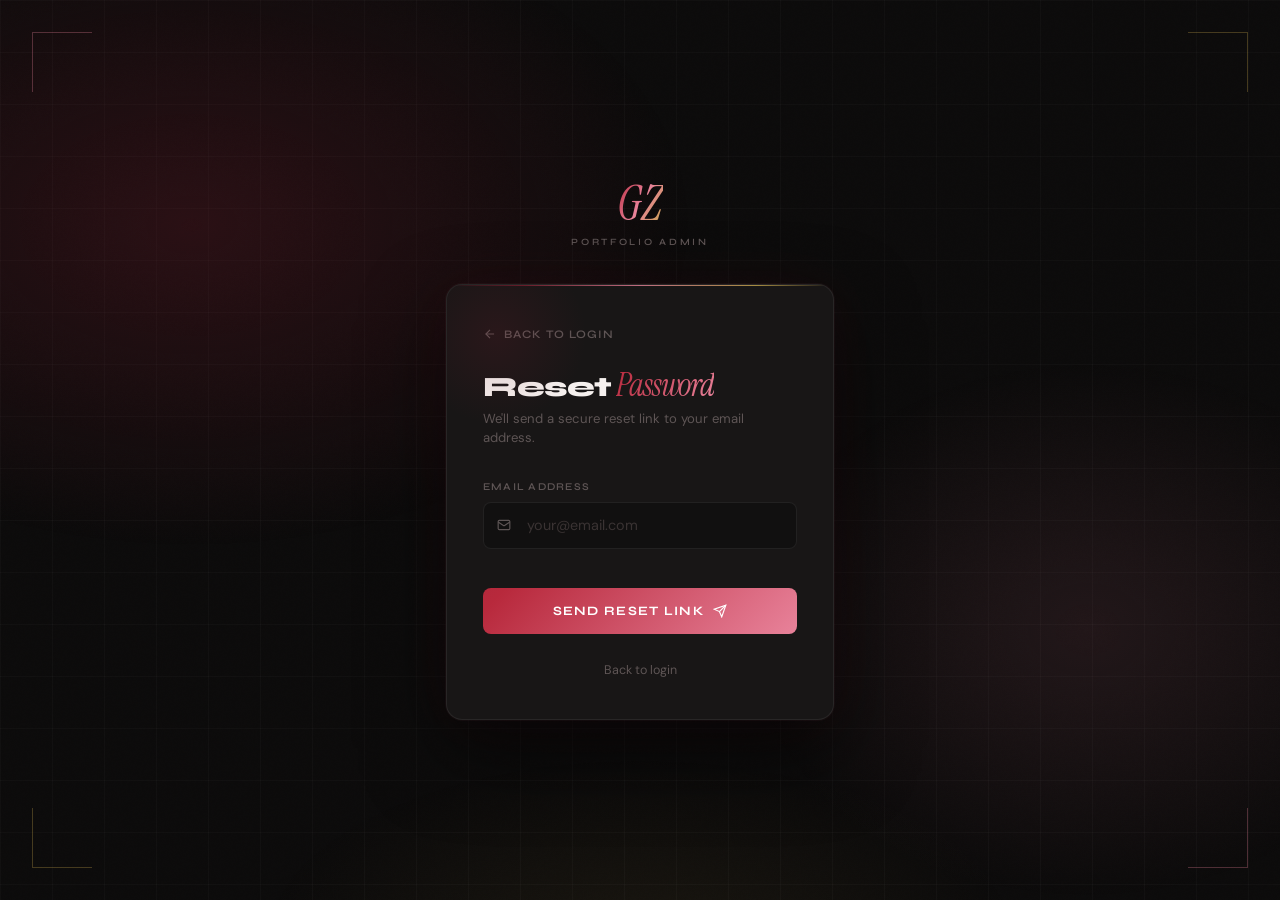
<file: admin-portfolio/forgot-password.html>
<!DOCTYPE html>
<html lang="en">

<head>
  <meta charset="UTF-8" />
  <meta name="viewport" content="width=device-width, initial-scale=1.0" />
  <title>Reset Password — Guen Zandra</title>
  <link rel="stylesheet" href="css/login.css" />
</head>

<body>

  <div class="login-container">
    <h2>Forgot Password</h2>
    <form id="forgotPasswordForm" novalidate>
      <div class="form-group">
        <label for="email">Email Address</label>
        <input type="email" id="email" name="email" required />
      </div>
      <button type="submit">Send Reset Link</button>
    </form>
  </div>

  <script src="js/login.js"></script>
</body>

</html>
</file>
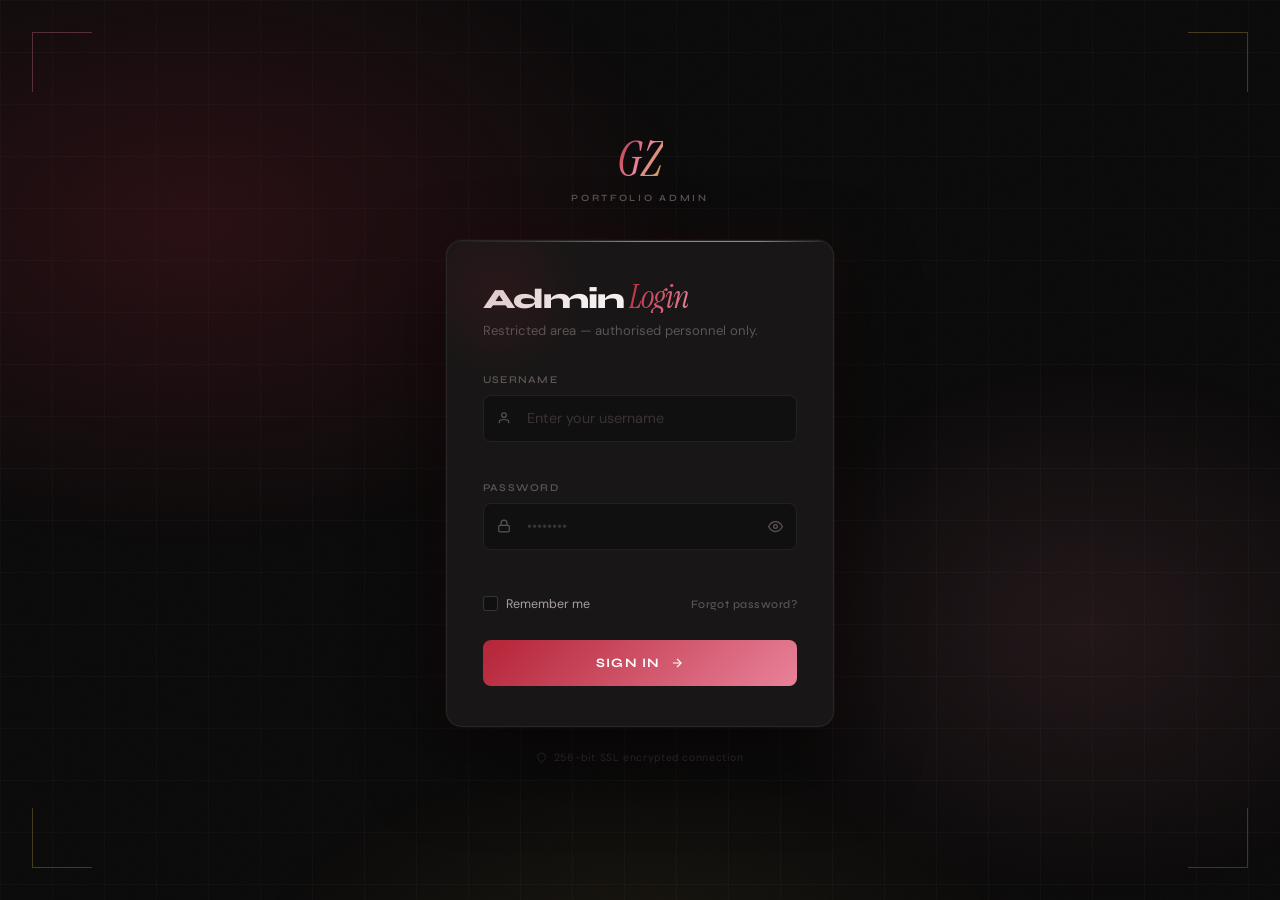
<file: admin-portfolio/login.html>
<!DOCTYPE html>
<html lang="en">

<head>
  <meta charset="UTF-8" />
  <meta name="viewport" content="width=device-width, initial-scale=1.0" />
  <title>Admin Login — Guen Zandra</title>
  <link rel="stylesheet" href="css/login.css" />
</head>

<body>

  <div class="login-container">
    <h2>Admin Login</h2>
    <form id="loginForm" novalidate>
      <div class="form-group">
        <label for="username">Username</label>
        <input type="text" id="username" name="username" required />
      </div>
      <div class="form-group">
        <label for="password">Password</label>
        <input type="password" id="password" name="password" required />
      </div>
      <button type="submit">Login</button>
    </form>
    <span><a href="forgot-password.html" id="forgotPasswordLink">Forgot your password?</a></span>
  </div>

  <script src="js/login.js"></script>
</body>

</html>
</file>
<file: admin-portfolio/css/login.css>
/* ── GOOGLE FONTS ── */
@import url('https://fonts.googleapis.com/css2?family=Syne:wght@400;500;600;700;800&family=Instrument+Serif:ital@0;1&family=DM+Sans:opsz,wght@9..40,300;9..40,400;9..40,500&display=swap');

/* ── RESET & BASE ── */
*,
*::before,
*::after {
  box-sizing: border-box;
  margin: 0;
  padding: 0;
}

html {
  height: 100%;
  scroll-behavior: smooth;
}

body {
  min-height: 100vh;
  font-family: 'DM Sans', sans-serif;
  background: #0c0b0b;
  color: #f5f0ee;
  display: flex;
  align-items: center;
  justify-content: center;
  overflow: hidden;
  position: relative;
}

/* Text selection */
::selection {
  background: #e8829a;
  color: #fff;
}

/* Thin pink scrollbar */
::-webkit-scrollbar {
  width: 2px;
}

::-webkit-scrollbar-track {
  background: #0c0b0b;
}

::-webkit-scrollbar-thumb {
  background: #e8829a;
  border-radius: 99px;
}

/* ── WARM NOISE OVERLAY ── */
body::before {
  content: '';
  position: fixed;
  inset: 0;
  z-index: 0;
  pointer-events: none;
  background-image: url("data:image/svg+xml,%3Csvg viewBox='0 0 512 512' xmlns='http://www.w3.org/2000/svg'%3E%3Cfilter id='n'%3E%3CfeTurbulence type='fractalNoise' baseFrequency='0.75' numOctaves='4' stitchTiles='stitch'/%3E%3C/filter%3E%3Crect width='100%25' height='100%25' filter='url(%23n)' opacity='0.035'/%3E%3C/svg%3E");
  opacity: 0.5;
  mix-blend-mode: overlay;
}

/* ── AMBIENT BACKGROUND GLOWS ── */
.bg-glow {
  position: fixed;
  inset: 0;
  z-index: 0;
  pointer-events: none;
  background:
    radial-gradient(ellipse 60% 55% at 15% 25%, rgba(122, 30, 46, 0.28) 0%, transparent 65%),
    radial-gradient(ellipse 45% 50% at 85% 70%, rgba(232, 130, 154, 0.10) 0%, transparent 60%),
    radial-gradient(ellipse 50% 35% at 50% 105%, rgba(201, 168, 76, 0.07) 0%, transparent 60%);
}

/* ── ANIMATED GRID LINES ── */
.bg-grid {
  position: fixed;
  inset: 0;
  z-index: 0;
  pointer-events: none;
  background-image:
    linear-gradient(rgba(255, 255, 255, 0.022) 1px, transparent 1px),
    linear-gradient(90deg, rgba(255, 255, 255, 0.022) 1px, transparent 1px);
  background-size: 52px 52px;
  animation: gridDrift 40s linear infinite;
}

@keyframes gridDrift {
  from {
    background-position: 0 0, 0 0;
  }

  to {
    background-position: 52px 52px, 52px 52px;
  }
}

/* ── FLOATING PARTICLES ── */
.particle {
  position: fixed;
  border-radius: 50%;
  pointer-events: none;
  z-index: 0;
  animation: particleFloat linear infinite;
  opacity: 0;
}

@keyframes particleFloat {
  0% {
    transform: translateY(100vh) rotate(0deg);
    opacity: 0;
  }

  5% {
    opacity: 0.5;
  }

  95% {
    opacity: 0.3;
  }

  100% {
    transform: translateY(-10vh) rotate(720deg);
    opacity: 0;
  }
}

/* ── DECORATIVE CORNER MARKS ── */
.corner-mark {
  position: fixed;
  width: 60px;
  height: 60px;
  pointer-events: none;
  z-index: 1;
  opacity: 0.3;
}

.corner-mark.top-left {
  top: 2rem;
  left: 2rem;
  border-top: 1px solid #e8829a;
  border-left: 1px solid #e8829a;
}

.corner-mark.top-right {
  top: 2rem;
  right: 2rem;
  border-top: 1px solid #c9a84c;
  border-right: 1px solid #c9a84c;
}

.corner-mark.bottom-left {
  bottom: 2rem;
  left: 2rem;
  border-bottom: 1px solid #c9a84c;
  border-left: 1px solid #c9a84c;
}

.corner-mark.bottom-right {
  bottom: 2rem;
  right: 2rem;
  border-bottom: 1px solid #e8829a;
  border-right: 1px solid #e8829a;
}

/* ── LOGIN CONTAINER ── */
.login-wrapper {
  position: relative;
  z-index: 10;
  width: 100%;
  max-width: 420px;
  padding: 1rem;
  animation: wrapperReveal 0.8s cubic-bezier(0.22, 1, 0.36, 1) both;
}

@keyframes wrapperReveal {
  from {
    opacity: 0;
    transform: translateY(32px) scale(0.97);
  }

  to {
    opacity: 1;
    transform: translateY(0) scale(1);
  }
}

/* ── MONOGRAM / LOGO AREA ── */
.login-logo {
  text-align: center;
  margin-bottom: 2.25rem;
}

.login-monogram {
  font-family: 'Instrument Serif', serif;
  font-style: italic;
  font-size: 3rem;
  line-height: 1;
  background: linear-gradient(120deg, #b8293c 0%, #e8829a 50%, #c9a84c 100%);
  -webkit-background-clip: text;
  -webkit-text-fill-color: transparent;
  background-clip: text;
  display: inline-block;
  animation: monogramPulse 4s ease-in-out infinite;
}

@keyframes monogramPulse {

  0%,
  100% {
    filter: drop-shadow(0 0 8px rgba(232, 130, 154, 0.3));
  }

  50% {
    filter: drop-shadow(0 0 22px rgba(232, 130, 154, 0.6));
  }
}

.login-logo-sub {
  display: block;
  font-family: 'Syne', sans-serif;
  font-size: 0.6rem;
  font-weight: 600;
  letter-spacing: 0.28em;
  text-transform: uppercase;
  color: #5e5555;
  margin-top: 0.5rem;
}

/* ── CARD ── */
.login-card {
  background: #181616;
  border: 1px solid rgba(255, 255, 255, 0.07);
  border-radius: 16px;
  padding: 2.5rem 2.25rem;
  position: relative;
  overflow: hidden;
  box-shadow:
    0 0 0 1px rgba(232, 130, 154, 0.04),
    0 32px 80px rgba(0, 0, 0, 0.55),
    0 0 60px rgba(122, 30, 46, 0.12);
}

/* Gradient top border accent */
.login-card::before {
  content: '';
  position: absolute;
  top: 0;
  left: 0;
  right: 0;
  height: 1px;
  background: linear-gradient(90deg, transparent, #7a1e2e 20%, #e8829a 50%, #c9a84c 80%, transparent);
  opacity: 0.8;
}

/* Inner glow top-left */
.login-card::after {
  content: '';
  position: absolute;
  top: -40px;
  left: -40px;
  width: 180px;
  height: 180px;
  border-radius: 50%;
  background: radial-gradient(circle, rgba(122, 30, 46, 0.18) 0%, transparent 70%);
  pointer-events: none;
}

/* ── CARD HEADER ── */
.login-header {
  margin-bottom: 2rem;
}

.login-header h2 {
  font-family: 'Syne', sans-serif;
  font-weight: 800;
  font-size: 1.75rem;
  letter-spacing: -0.04em;
  line-height: 1;
  color: #f5f0ee;
  display: flex;
  align-items: baseline;
  gap: 0.35rem;
}

/* Italic serif accent word */
.login-header h2 .serif-word {
  font-family: 'Instrument Serif', serif;
  font-style: italic;
  font-weight: 400;
  font-size: 2rem;
  background: linear-gradient(120deg, #b8293c, #e8829a);
  -webkit-background-clip: text;
  -webkit-text-fill-color: transparent;
  background-clip: text;
}

.login-header p {
  font-size: 0.82rem;
  color: #5e5555;
  margin-top: 0.5rem;
  line-height: 1.5;
}

/* ── FORM ELEMENTS ── */
.form-group {
  margin-bottom: 1.35rem;
  position: relative;
}

.form-group label {
  display: flex;
  align-items: center;
  gap: 0.4rem;
  font-family: 'Syne', sans-serif;
  font-size: 0.65rem;
  font-weight: 600;
  letter-spacing: 0.12em;
  text-transform: uppercase;
  color: #5e5555;
  margin-bottom: 0.55rem;
  transition: color 0.25s;
}

.form-group:focus-within label {
  color: #e8829a;
}

.form-group label svg {
  flex-shrink: 0;
  transition: stroke 0.25s;
}

.form-group:focus-within label svg {
  stroke: #e8829a;
}

/* Input wrapper for icon + input + eye toggle */
.input-wrap {
  position: relative;
  display: flex;
  align-items: center;
}

.input-icon {
  position: absolute;
  left: 0.9rem;
  color: #5e5555;
  pointer-events: none;
  transition: color 0.25s;
  z-index: 2;
  display: flex;
  align-items: center;
}

.form-group:focus-within .input-icon {
  color: #e8829a;
}

.form-group input {
  width: 100%;
  padding: 0.85rem 1rem 0.85rem 2.7rem;
  background: #111010;
  border: 1px solid rgba(255, 255, 255, 0.07);
  border-radius: 8px;
  color: #f5f0ee;
  font-family: 'DM Sans', sans-serif;
  font-size: 0.9rem;
  outline: none;
  transition: border-color 0.3s, box-shadow 0.3s, background 0.3s;
  position: relative;
  z-index: 1;
}

.form-group input::placeholder {
  color: #3a3333;
}

.form-group input:focus {
  border-color: rgba(232, 130, 154, 0.45);
  background: #141212;
  box-shadow: 0 0 0 3px rgba(232, 130, 154, 0.07), 0 0 20px rgba(122, 30, 46, 0.15);
}

/* Error state */
.form-group input.input-error {
  border-color: rgba(184, 41, 60, 0.6);
  box-shadow: 0 0 0 3px rgba(184, 41, 60, 0.08);
  animation: shake 0.4s cubic-bezier(0.36, 0.07, 0.19, 0.97);
}

@keyframes shake {

  10%,
  90% {
    transform: translateX(-2px);
  }

  20%,
  80% {
    transform: translateX(3px);
  }

  30%,
  50%,
  70% {
    transform: translateX(-4px);
  }

  40%,
  60% {
    transform: translateX(4px);
  }
}

/* Field-level error message */
.field-error {
  font-size: 0.7rem;
  color: #b8293c;
  margin-top: 0.4rem;
  display: flex;
  align-items: center;
  gap: 0.3rem;
  opacity: 0;
  transform: translateY(-4px);
  transition: all 0.25s ease;
  pointer-events: none;
}

.field-error.show {
  opacity: 1;
  transform: translateY(0);
}

/* Password toggle button */
.pw-toggle {
  position: absolute;
  right: 0.9rem;
  background: none;
  border: none;
  cursor: pointer;
  color: #5e5555;
  padding: 0;
  display: flex;
  align-items: center;
  transition: color 0.2s;
  z-index: 2;
}

.pw-toggle:hover {
  color: #e8829a;
}

/* Password strength bar */
.pw-strength {
  margin-top: 0.55rem;
  height: 2px;
  background: rgba(255, 255, 255, 0.06);
  border-radius: 99px;
  overflow: hidden;
  opacity: 0;
  transition: opacity 0.3s;
}

.pw-strength.visible {
  opacity: 1;
}

.pw-strength-fill {
  height: 100%;
  border-radius: 99px;
  width: 0;
  transition: width 0.4s ease, background 0.4s ease;
}

.pw-strength-fill.weak {
  background: #b8293c;
  width: 33%;
}

.pw-strength-fill.medium {
  background: #c9a84c;
  width: 66%;
}

.pw-strength-fill.strong {
  background: #3ecf8e;
  width: 100%;
}

/* ── REMEMBER ME ROW ── */
.form-extras {
  display: flex;
  align-items: center;
  justify-content: space-between;
  margin-bottom: 1.75rem;
  margin-top: -0.25rem;
}

.remember-wrap {
  display: flex;
  align-items: center;
  gap: 0.5rem;
  cursor: pointer;
  user-select: none;
}

.remember-wrap input[type="checkbox"] {
  appearance: none;
  -webkit-appearance: none;
  width: 15px;
  height: 15px;
  border: 1px solid rgba(255, 255, 255, 0.15);
  border-radius: 3px;
  background: #111010;
  cursor: pointer;
  position: relative;
  transition: border-color 0.2s, background 0.2s;
  flex-shrink: 0;
  padding: 0;
}

.remember-wrap input[type="checkbox"]:checked {
  background: #e8829a;
  border-color: #e8829a;
}

.remember-wrap input[type="checkbox"]:checked::after {
  content: '';
  position: absolute;
  top: 2px;
  left: 4px;
  width: 5px;
  height: 8px;
  border: 1.5px solid #fff;
  border-top: none;
  border-left: none;
  transform: rotate(40deg);
}

.remember-label {
  font-size: 0.78rem;
  color: #a89e9e;
}

.forgot-link {
  font-size: 0.72rem;
  color: #5e5555;
  text-decoration: none;
  font-family: 'Syne', sans-serif;
  font-weight: 500;
  letter-spacing: 0.04em;
  transition: color 0.2s;
}

.forgot-link:hover {
  color: #e8829a;
}

/* ── SUBMIT BUTTON ── */
.btn-submit {
  width: 100%;
  padding: 0.95rem 2rem;
  background: linear-gradient(135deg, #7a1e2e 0%, #b8293c 50%, #e8829a 100%);
  background-size: 200% 100%;
  background-position: 100% 0;
  color: #fff;
  border: none;
  border-radius: 8px;
  font-family: 'Syne', sans-serif;
  font-size: 0.8rem;
  font-weight: 700;
  letter-spacing: 0.1em;
  text-transform: uppercase;
  cursor: pointer;
  position: relative;
  overflow: hidden;
  transition: background-position 0.5s ease, transform 0.2s, box-shadow 0.3s;
  display: flex;
  align-items: center;
  justify-content: center;
  gap: 0.6rem;
}

.btn-submit:hover {
  background-position: 0% 0;
  transform: translateY(-2px);
  box-shadow: 0 16px 40px rgba(184, 41, 60, 0.35);
}

.btn-submit:active {
  transform: translateY(0);
}

.btn-submit:disabled {
  opacity: 0.65;
  cursor: not-allowed;
  transform: none;
}

/* Ripple effect on click */
.btn-submit .ripple {
  position: absolute;
  border-radius: 50%;
  background: rgba(255, 255, 255, 0.25);
  transform: scale(0);
  animation: rippleAnim 0.6s linear;
  pointer-events: none;
}

@keyframes rippleAnim {
  to {
    transform: scale(4);
    opacity: 0;
  }
}

/* Button inner spinner (shown during loading) */
.btn-spinner {
  width: 16px;
  height: 16px;
  border: 2px solid rgba(255, 255, 255, 0.3);
  border-top-color: #fff;
  border-radius: 50%;
  animation: spinAnim 0.7s linear infinite;
  display: none;
  flex-shrink: 0;
}

.btn-submit.loading .btn-spinner {
  display: block;
}

.btn-submit.loading .btn-label {
  opacity: 0.7;
}

@keyframes spinAnim {
  to {
    transform: rotate(360deg);
  }
}

/* ── DIVIDER ── */
.form-divider {
  display: flex;
  align-items: center;
  gap: 0.75rem;
  margin: 1.5rem 0;
}

.form-divider::before,
.form-divider::after {
  content: '';
  flex: 1;
  height: 1px;
  background: rgba(255, 255, 255, 0.06);
}

.form-divider span {
  font-size: 0.65rem;
  color: #3a3333;
  letter-spacing: 0.1em;
  text-transform: uppercase;
  font-family: 'Syne', sans-serif;
  white-space: nowrap;
}

/* ── FOOTER LINKS ── */
.login-footer {
  text-align: center;
  margin-top: 1.5rem;
}

.login-footer a,
.login-footer span {
  font-size: 0.78rem;
  color: #5e5555;
  text-decoration: none;
  transition: color 0.2s;
}

.login-footer a:hover {
  color: #e8829a;
}

/* ── BACK LINK (Forgot Password page) ── */
.back-link {
  display: inline-flex;
  align-items: center;
  gap: 0.45rem;
  font-family: 'Syne', sans-serif;
  font-size: 0.72rem;
  font-weight: 600;
  letter-spacing: 0.08em;
  text-transform: uppercase;
  color: #5e5555;
  text-decoration: none;
  margin-bottom: 1.75rem;
  transition: color 0.2s, gap 0.2s;
}

.back-link:hover {
  color: #e8829a;
  gap: 0.65rem;
}

/* ── SUCCESS STATE (shown after forgot password submit) ── */
.success-state {
  display: none;
  text-align: center;
  padding: 1rem 0;
  animation: fadeUp 0.5s cubic-bezier(0.22, 1, 0.36, 1) both;
}

.success-state.show {
  display: block;
}

.success-icon-wrap {
  width: 60px;
  height: 60px;
  border-radius: 50%;
  background: rgba(62, 207, 142, 0.08);
  border: 1px solid rgba(62, 207, 142, 0.2);
  display: flex;
  align-items: center;
  justify-content: center;
  margin: 0 auto 1.25rem;
  color: #3ecf8e;
  animation: successPop 0.5s cubic-bezier(0.22, 1, 0.36, 1) both;
}

@keyframes successPop {
  from {
    transform: scale(0.5);
    opacity: 0;
  }

  to {
    transform: scale(1);
    opacity: 1;
  }
}

.success-state h3 {
  font-family: 'Syne', sans-serif;
  font-weight: 700;
  font-size: 1.1rem;
  color: #f5f0ee;
  margin-bottom: 0.5rem;
}

.success-state p {
  font-size: 0.84rem;
  color: #a89e9e;
  line-height: 1.6;
}

/* ── TOAST SYSTEM ── */
#toast-container {
  position: fixed;
  top: 1.5rem;
  right: 1.5rem;
  z-index: 9999;
  display: flex;
  flex-direction: column;
  gap: 0.6rem;
  pointer-events: none;
}

.toast {
  min-width: 280px;
  max-width: 340px;
  background: #1e1b1b;
  border: 1px solid rgba(255, 255, 255, 0.08);
  border-radius: 10px;
  padding: 0.9rem 1.1rem;
  display: flex;
  align-items: flex-start;
  gap: 0.75rem;
  position: relative;
  overflow: hidden;
  pointer-events: all;
  box-shadow: 0 20px 60px rgba(0, 0, 0, 0.5);
  transform: translateX(120%);
  opacity: 0;
  transition: transform 0.4s cubic-bezier(0.22, 1, 0.36, 1), opacity 0.4s ease;
}

.toast.show {
  transform: translateX(0);
  opacity: 1;
}

.toast-icon {
  width: 32px;
  height: 32px;
  border-radius: 7px;
  flex-shrink: 0;
  display: flex;
  align-items: center;
  justify-content: center;
}

.toast-icon.success {
  background: rgba(62, 207, 142, 0.1);
  color: #3ecf8e;
}

.toast-icon.error {
  background: rgba(184, 41, 60, 0.12);
  color: #e8829a;
}

.toast-icon.info {
  background: rgba(232, 130, 154, 0.1);
  color: #e8829a;
}

.toast-icon.warning {
  background: rgba(201, 168, 76, 0.1);
  color: #c9a84c;
}

.toast-body {}

.toast-title {
  font-family: 'Syne', sans-serif;
  font-weight: 700;
  font-size: 0.82rem;
  color: #f5f0ee;
  margin-bottom: 0.1rem;
}

.toast-msg {
  font-size: 0.74rem;
  color: #a89e9e;
  line-height: 1.4;
}

/* Countdown bar at bottom of toast */
.toast-bar {
  position: absolute;
  bottom: 0;
  left: 0;
  height: 2px;
  border-radius: 0 0 10px 10px;
}

.toast-bar.success {
  background: linear-gradient(90deg, #3ecf8e, #6ee7b7);
}

.toast-bar.error {
  background: linear-gradient(90deg, #7a1e2e, #e8829a);
}

.toast-bar.info {
  background: linear-gradient(90deg, #7a1e2e, #e8829a);
}

.toast-bar.warning {
  background: linear-gradient(90deg, #7a4b00, #c9a84c);
}

@keyframes toastBar {
  from {
    width: 100%;
  }

  to {
    width: 0%;
  }
}

/* ── MODAL OVERLAY ── */
.modal-overlay {
  position: fixed;
  inset: 0;
  z-index: 5000;
  background: rgba(0, 0, 0, 0.75);
  backdrop-filter: blur(12px);
  -webkit-backdrop-filter: blur(12px);
  display: flex;
  align-items: center;
  justify-content: center;
  padding: 1rem;
  opacity: 0;
  pointer-events: none;
  transition: opacity 0.3s ease;
}

.modal-overlay.show {
  opacity: 1;
  pointer-events: all;
}

.modal-panel {
  background: #181616;
  border: 1px solid rgba(255, 255, 255, 0.08);
  border-radius: 16px;
  padding: 2.25rem;
  width: 100%;
  max-width: 420px;
  position: relative;
  transform: translateY(24px) scale(0.97);
  opacity: 0;
  transition: transform 0.4s cubic-bezier(0.22, 1, 0.36, 1), opacity 0.4s ease;
  overflow: hidden;
}

.modal-panel::before {
  content: '';
  position: absolute;
  top: 0;
  left: 0;
  right: 0;
  height: 1px;
  background: linear-gradient(90deg, transparent, #7a1e2e 20%, #e8829a 50%, transparent);
}

.modal-overlay.show .modal-panel {
  transform: translateY(0) scale(1);
  opacity: 1;
}

.modal-close {
  position: absolute;
  top: 1rem;
  right: 1rem;
  background: rgba(255, 255, 255, 0.04);
  border: 1px solid rgba(255, 255, 255, 0.07);
  border-radius: 6px;
  width: 28px;
  height: 28px;
  display: flex;
  align-items: center;
  justify-content: center;
  cursor: pointer;
  color: #5e5555;
  transition: border-color 0.2s, color 0.2s;
}

.modal-close:hover {
  border-color: #e8829a;
  color: #e8829a;
}

.modal-icon-wrap {
  width: 52px;
  height: 52px;
  border-radius: 12px;
  display: flex;
  align-items: center;
  justify-content: center;
  margin-bottom: 1.25rem;
}

.modal-icon-wrap.error {
  background: rgba(184, 41, 60, 0.1);
  color: #e8829a;
  border: 1px solid rgba(184, 41, 60, 0.2);
}

.modal-icon-wrap.warning {
  background: rgba(201, 168, 76, 0.1);
  color: #c9a84c;
  border: 1px solid rgba(201, 168, 76, 0.2);
}

.modal-icon-wrap.info {
  background: rgba(232, 130, 154, 0.1);
  color: #e8829a;
  border: 1px solid rgba(232, 130, 154, 0.2);
}

.modal-title {
  font-family: 'Syne', sans-serif;
  font-weight: 800;
  font-size: 1.3rem;
  letter-spacing: -0.03em;
  color: #f5f0ee;
  margin-bottom: 0.5rem;
}

.modal-body {
  font-size: 0.85rem;
  color: #a89e9e;
  line-height: 1.65;
  margin-bottom: 1.75rem;
}

.modal-actions {
  display: flex;
  gap: 0.6rem;
}

.modal-btn {
  flex: 1;
  padding: 0.75rem 1rem;
  border-radius: 7px;
  font-family: 'Syne', sans-serif;
  font-size: 0.74rem;
  font-weight: 700;
  letter-spacing: 0.08em;
  text-transform: uppercase;
  cursor: pointer;
  transition: all 0.2s;
  display: flex;
  align-items: center;
  justify-content: center;
  gap: 0.4rem;
}

.modal-btn.primary {
  background: linear-gradient(135deg, #7a1e2e, #e8829a);
  color: #fff;
  border: none;
}

.modal-btn.primary:hover {
  box-shadow: 0 8px 24px rgba(184, 41, 60, 0.35);
  transform: translateY(-1px);
}

.modal-btn.ghost {
  background: transparent;
  color: #5e5555;
  border: 1px solid rgba(255, 255, 255, 0.08);
}

.modal-btn.ghost:hover {
  border-color: rgba(255, 255, 255, 0.15);
  color: #f5f0ee;
}

/* ── PAGE LOADER ── */
#page-loader {
  position: fixed;
  inset: 0;
  z-index: 8000;
  background: #0c0b0b;
  display: flex;
  align-items: center;
  justify-content: center;
  flex-direction: column;
  gap: 1.5rem;
  transition: opacity 0.7s ease 0.2s, visibility 0.7s ease 0.2s;
}

#page-loader.hidden {
  opacity: 0;
  visibility: hidden;
}

.loader-mono {
  font-family: 'Instrument Serif', serif;
  font-style: italic;
  font-size: 3rem;
  background: linear-gradient(120deg, #b8293c, #e8829a, #c9a84c);
  -webkit-background-clip: text;
  -webkit-text-fill-color: transparent;
  background-clip: text;
}

.loader-bar-track {
  width: 140px;
  height: 1px;
  background: rgba(255, 255, 255, 0.05);
  overflow: hidden;
}

.loader-bar-fill {
  height: 100%;
  background: linear-gradient(90deg, #7a1e2e, #e8829a, #c9a84c);
  animation: loaderFill 1.2s cubic-bezier(0.4, 0, 0.2, 1) forwards;
  width: 0;
}

@keyframes loaderFill {
  to {
    width: 100%;
  }
}

/* ── SHARED ANIMATIONS ── */
@keyframes fadeUp {
  from {
    opacity: 0;
    transform: translateY(16px);
  }

  to {
    opacity: 1;
    transform: translateY(0);
  }
}

/* ── SECURITY BADGE (below form) ── */
.security-badge {
  display: flex;
  align-items: center;
  justify-content: center;
  gap: 0.4rem;
  margin-top: 1.5rem;
  font-size: 0.65rem;
  color: #3a3333;
  letter-spacing: 0.06em;
}

.security-badge svg {
  flex-shrink: 0;
  color: #3a3333;
}

/* ── RESPONSIVE ── */
@media (max-width: 480px) {
  .login-card {
    padding: 2rem 1.5rem;
  }

  .corner-mark {
    width: 40px;
    height: 40px;
  }
}
</file>
